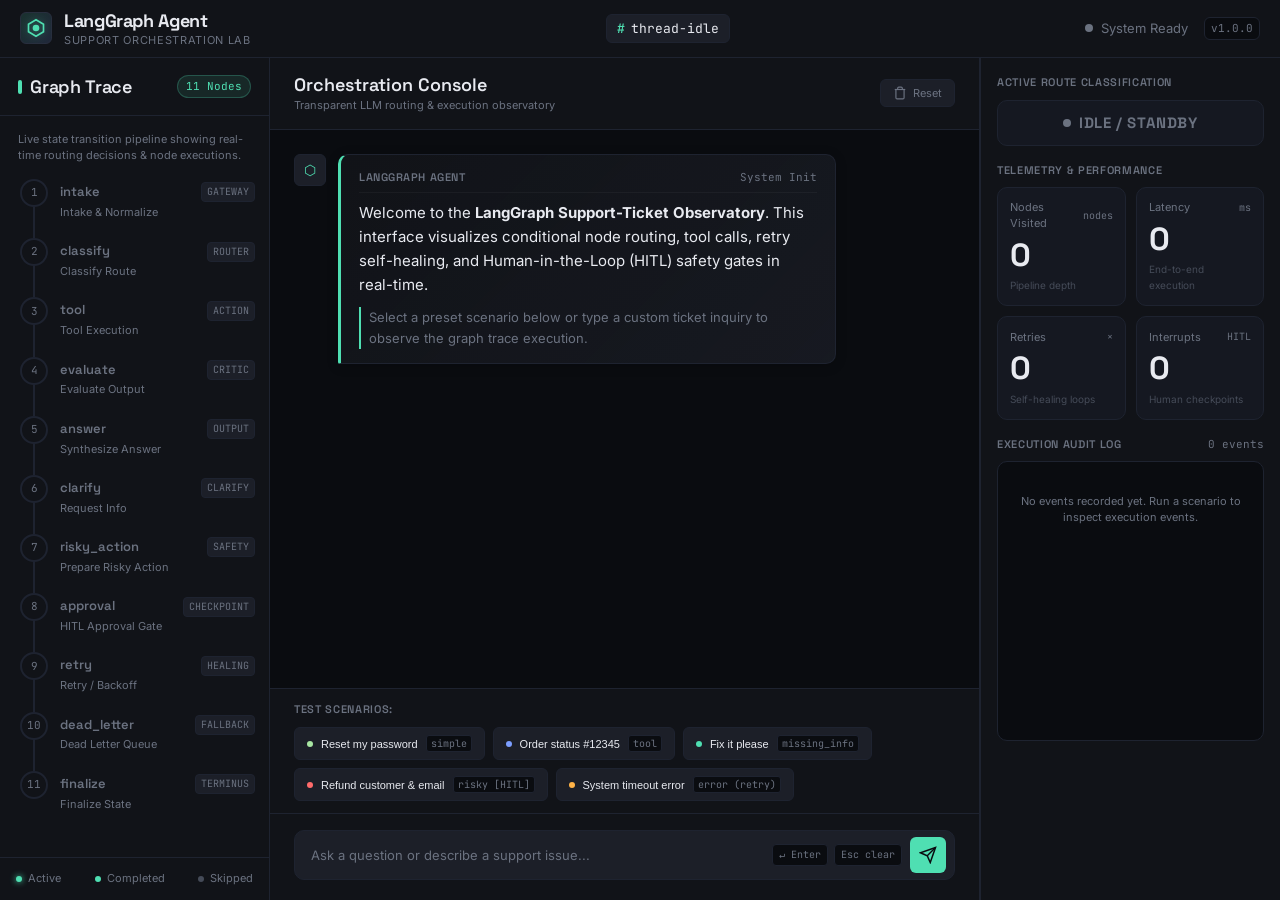
<file: ui/index.html>
<!DOCTYPE html>
<html lang="en">
<head>
  <meta charset="UTF-8">
  <meta name="viewport" content="width=device-width, initial-scale=1.0">
  <meta name="description" content="LangGraph Support-Ticket Agent — Real-time reasoning observatory, routing visualization, and Human-in-the-Loop approval console.">
  <title>LangGraph Support-Ticket Agent — Reasoning Observatory</title>

  <!-- Google Fonts: Space Grotesk, Inter, JetBrains Mono -->
  <link rel="preconnect" href="https://fonts.googleapis.com">
  <link rel="preconnect" href="https://fonts.gstatic.com" crossorigin>
  <link href="https://fonts.googleapis.com/css2?family=Inter:wght@400;500;600&family=JetBrains+Mono:wght@400;500;600&family=Space+Grotesk:wght@400;500;600;700&display=swap" rel="stylesheet">

  <!-- Core Stylesheet -->
  <link rel="stylesheet" href="style.css">
</head>
<body>
  <div class="app-container" id="app">
    <!-- TOP HEADER -->
    <header class="app-header" role="banner">
      <div class="header-brand">
        <div class="brand-logo" aria-hidden="true">
          <svg class="hex-icon" viewBox="0 0 24 24" fill="none" stroke="currentColor" stroke-width="2">
            <polygon points="12 2 21 7.5 21 16.5 12 22 3 16.5 3 7.5 12 2" />
            <circle cx="12" cy="12" r="3" fill="currentColor" />
          </svg>
        </div>
        <div class="brand-text">
          <h1 class="brand-title">LangGraph Agent</h1>
          <span class="brand-subtitle">Support Orchestration Lab</span>
        </div>
      </div>

      <div class="header-center">
        <div class="thread-badge" id="threadBadge" title="Current SQLite checkpoint thread ID">
          <span class="thread-icon">#</span>
          <span class="thread-label" id="threadIdText">thread-idle</span>
        </div>
      </div>

      <div class="header-status">
        <div class="status-indicator" id="statusIndicator" title="Agent Runtime Status">
          <span class="status-dot" id="statusDot"></span>
          <span class="status-text" id="statusText">System Ready</span>
        </div>
        <div class="version-tag">v1.0.0</div>
        <!-- Mobile Drawer Toggles -->
        <button class="mobile-toggle-btn" id="mobileTraceToggle" aria-label="Toggle Graph Trace Panel">
          <svg viewBox="0 0 24 24" width="18" height="18" fill="none" stroke="currentColor" stroke-width="2">
            <polyline points="22 12 18 12 15 21 9 3 6 12 2 12"></polyline>
          </svg>
          <span>Trace</span>
        </button>
        <button class="mobile-toggle-btn" id="mobileMetricsToggle" aria-label="Toggle Metrics Panel">
          <svg viewBox="0 0 24 24" width="18" height="18" fill="none" stroke="currentColor" stroke-width="2">
            <line x1="18" y1="20" x2="18" y2="10"></line>
            <line x1="12" y1="20" x2="12" y2="4"></line>
            <line x1="6" y1="20" x2="6" y2="14"></line>
          </svg>
          <span>Metrics</span>
        </button>
      </div>
    </header>

    <!-- MAIN 3-PANEL LAYOUT -->
    <main class="main-layout" role="main">
      <!-- LEFT PANEL: GRAPH TRACE (THE SIGNATURE ELEMENT) -->
      <aside class="panel graph-panel" id="graphPanel" aria-label="Graph Execution Trace">
        <div class="panel-header">
          <div class="panel-title-wrap">
            <span class="panel-indicator"></span>
            <h2 class="panel-title">Graph Trace</h2>
          </div>
          <span class="node-count-badge" id="activeNodeCount">11 Nodes</span>
        </div>

        <div class="graph-scroll-container">
          <p class="graph-description">Live state transition pipeline showing real-time routing decisions & node executions.</p>
          
          <div class="graph-trace-chain" id="graphTraceChain">
            <!-- Dynamic 11 Nodes will be injected & updated here by app.js -->
          </div>
        </div>

        <div class="graph-footer">
          <div class="legend-item"><span class="legend-dot active"></span> Active</div>
          <div class="legend-item"><span class="legend-dot completed"></span> Completed</div>
          <div class="legend-item"><span class="legend-dot skipped"></span> Skipped</div>
        </div>
      </aside>

      <!-- CENTER PANEL: CHAT & WORKFLOW INTERFACE -->
      <section class="panel chat-panel" id="chatPanel" aria-label="Chat Interaction">
        <div class="chat-header">
          <div class="chat-title-group">
            <h2 class="chat-title">Orchestration Console</h2>
            <span class="chat-subtitle">Transparent LLM routing & execution observatory</span>
          </div>
          <button class="clear-chat-btn" id="clearChatBtn" aria-label="Clear chat history and reset state" title="Clear conversation">
            <svg viewBox="0 0 24 24" width="14" height="14" fill="none" stroke="currentColor" stroke-width="2">
              <polyline points="3 6 5 6 21 6"></polyline>
              <path d="M19 6v14a2 2 0 0 1-2 2H7a2 2 0 0 1-2-2V6m3 0V4a2 2 0 0 1 2-2h4a2 2 0 0 1 2 2v2"></path>
            </svg>
            <span>Reset</span>
          </button>
        </div>

        <!-- Chat Stream -->
        <div class="chat-stream" id="chatStream" role="log" aria-live="polite">
          <!-- Initial Welcome Message -->
          <div class="message-wrapper agent" id="welcomeMessage">
            <div class="agent-avatar" aria-hidden="true">⬡</div>
            <div class="message-bubble agent-bubble welcome-bubble">
              <div class="bubble-header">
                <span class="sender-name">LangGraph Agent</span>
                <span class="bubble-timestamp">System Init</span>
              </div>
              <div class="bubble-content">
                <p>Welcome to the <strong>LangGraph Support-Ticket Observatory</strong>. This interface visualizes conditional node routing, tool calls, retry self-healing, and Human-in-the-Loop (HITL) safety gates in real-time.</p>
                <p class="welcome-tip">Select a preset scenario below or type a custom ticket inquiry to observe the graph trace execution.</p>
              </div>
            </div>
          </div>
        </div>

        <!-- Preset Quick Triggers -->
        <div class="preset-section">
          <span class="preset-label">Test Scenarios:</span>
          <div class="preset-buttons" role="group" aria-label="Preset Test Scenarios">
            <button class="preset-btn" data-query="Reset my password" aria-label="Run simple password reset scenario">
              <span class="preset-dot simple"></span>
              <span class="preset-text">Reset my password</span>
              <span class="preset-route-tag">simple</span>
            </button>
            <button class="preset-btn" data-query="Order status #12345" aria-label="Run order status lookup tool scenario">
              <span class="preset-dot tool"></span>
              <span class="preset-text">Order status #12345</span>
              <span class="preset-route-tag">tool</span>
            </button>
            <button class="preset-btn" data-query="Fix it please" aria-label="Run vague query missing info scenario">
              <span class="preset-dot missing_info"></span>
              <span class="preset-text">Fix it please</span>
              <span class="preset-route-tag">missing_info</span>
            </button>
            <button class="preset-btn" data-query="Refund customer and email them a confirmation" aria-label="Run risky financial refund scenario with HITL approval">
              <span class="preset-dot risky"></span>
              <span class="preset-text">Refund customer & email</span>
              <span class="preset-route-tag">risky [HITL]</span>
            </button>
            <button class="preset-btn" data-query="System timeout error while processing my request" aria-label="Run timeout retry recovery scenario">
              <span class="preset-dot error"></span>
              <span class="preset-text">System timeout error</span>
              <span class="preset-route-tag">error (retry)</span>
            </button>
          </div>
        </div>

        <!-- Input Form -->
        <form class="chat-input-form" id="chatForm">
          <div class="input-container">
            <label for="chatInput" class="visually-hidden">Type support ticket query</label>
            <input 
              type="text" 
              id="chatInput" 
              class="chat-input" 
              placeholder="Ask a question or describe a support issue..." 
              autocomplete="off"
              aria-label="Support ticket inquiry input"
            />
            <div class="input-hint" aria-hidden="true">
              <span class="kbd-badge">↵ Enter</span>
              <span class="kbd-badge">Esc clear</span>
            </div>
            <button type="submit" class="send-btn" id="sendBtn" aria-label="Send message">
              <svg viewBox="0 0 24 24" width="18" height="18" fill="none" stroke="currentColor" stroke-width="2">
                <line x1="22" y1="2" x2="11" y2="13"></line>
                <polygon points="22 2 15 22 11 13 2 9 22 2"></polygon>
              </svg>
            </button>
          </div>
        </form>
      </section>

      <!-- RIGHT PANEL: METRICS & AUDIT LOG -->
      <aside class="panel metrics-panel" id="metricsPanel" aria-label="Metrics and Event Log">
        <!-- Active Route Badge -->
        <div class="metrics-section">
          <div class="section-label">Active Route Classification</div>
          <div class="route-badge-container">
            <div class="route-badge idle" id="activeRouteBadge">
              <span class="route-pulse-dot"></span>
              <span class="route-name" id="activeRouteName">IDLE / STANDBY</span>
            </div>
          </div>
        </div>

        <!-- 2x2 Metric Counters Grid -->
        <div class="metrics-section">
          <div class="section-label">Telemetry & Performance</div>
          <div class="metrics-grid">
            <!-- Metric 1: Nodes Visited -->
            <div class="metric-card" id="cardNodes">
              <div class="metric-header">
                <span class="metric-title">Nodes Visited</span>
                <span class="metric-unit">nodes</span>
              </div>
              <div class="metric-value-wrap">
                <span class="metric-value" id="valNodesVisited">0</span>
              </div>
              <div class="metric-footer">Pipeline depth</div>
            </div>

            <!-- Metric 2: Latency -->
            <div class="metric-card" id="cardLatency">
              <div class="metric-header">
                <span class="metric-title">Latency</span>
                <span class="metric-unit">ms</span>
              </div>
              <div class="metric-value-wrap">
                <span class="metric-value" id="valLatency">0</span>
              </div>
              <div class="metric-footer">End-to-end execution</div>
            </div>

            <!-- Metric 3: Retries -->
            <div class="metric-card" id="cardRetries">
              <div class="metric-header">
                <span class="metric-title">Retries</span>
                <span class="metric-unit">×</span>
              </div>
              <div class="metric-value-wrap">
                <span class="metric-value" id="valRetries">0</span>
              </div>
              <div class="metric-footer">Self-healing loops</div>
            </div>

            <!-- Metric 4: Interrupts (HITL) -->
            <div class="metric-card" id="cardInterrupts">
              <div class="metric-header">
                <span class="metric-title">Interrupts</span>
                <span class="metric-unit">HITL</span>
              </div>
              <div class="metric-value-wrap">
                <span class="metric-value" id="valInterrupts">0</span>
              </div>
              <div class="metric-footer">Human checkpoints</div>
            </div>
          </div>
        </div>

        <!-- Event Log Section -->
        <div class="metrics-section event-log-section">
          <div class="event-log-header">
            <div class="section-label">Execution Audit Log</div>
            <span class="event-count-badge" id="eventCountBadge">0 events</span>
          </div>
          <div class="event-log-container" id="eventLogContainer" role="log" aria-live="polite">
            <div class="event-log-empty" id="eventLogEmpty">
              <span>No events recorded yet. Run a scenario to inspect execution events.</span>
            </div>
            <!-- Event entries injected by app.js -->
          </div>
        </div>
      </aside>
    </main>

    <!-- NODE DETAILS INSPECTION POPOVER / MODAL -->
    <div class="inspector-overlay" id="inspectorOverlay" aria-hidden="true">
      <div class="inspector-card" id="inspectorCard" role="dialog" aria-modal="true" aria-labelledby="inspectorTitle">
        <div class="inspector-header">
          <div class="inspector-title-wrap">
            <span class="inspector-badge" id="inspectorNodeTag">[node]</span>
            <h3 class="inspector-title" id="inspectorTitle">Node Event Payload</h3>
          </div>
          <button class="inspector-close-btn" id="inspectorCloseBtn" aria-label="Close Inspector">✕</button>
        </div>
        <div class="inspector-body">
          <div class="inspector-row">
            <span class="inspector-meta-label">Event Type:</span>
            <span class="inspector-meta-val" id="inspectorEventType">-</span>
          </div>
          <div class="inspector-row">
            <span class="inspector-meta-label">Node Status:</span>
            <span class="inspector-meta-val" id="inspectorNodeStatus">-</span>
          </div>
          <div class="inspector-row">
            <span class="inspector-meta-label">Summary Message:</span>
            <span class="inspector-meta-val highlight" id="inspectorMessage">-</span>
          </div>
          <div class="inspector-payload-wrap">
            <span class="inspector-meta-label">State & Event Payload (JSON):</span>
            <pre class="inspector-json"><code id="inspectorJsonCode">{}</code></pre>
          </div>
        </div>
      </div>
    </div>
  </div>

  <!-- Main Application Logic -->
  <script src="app.js"></script>
</body>
</html>
</file>
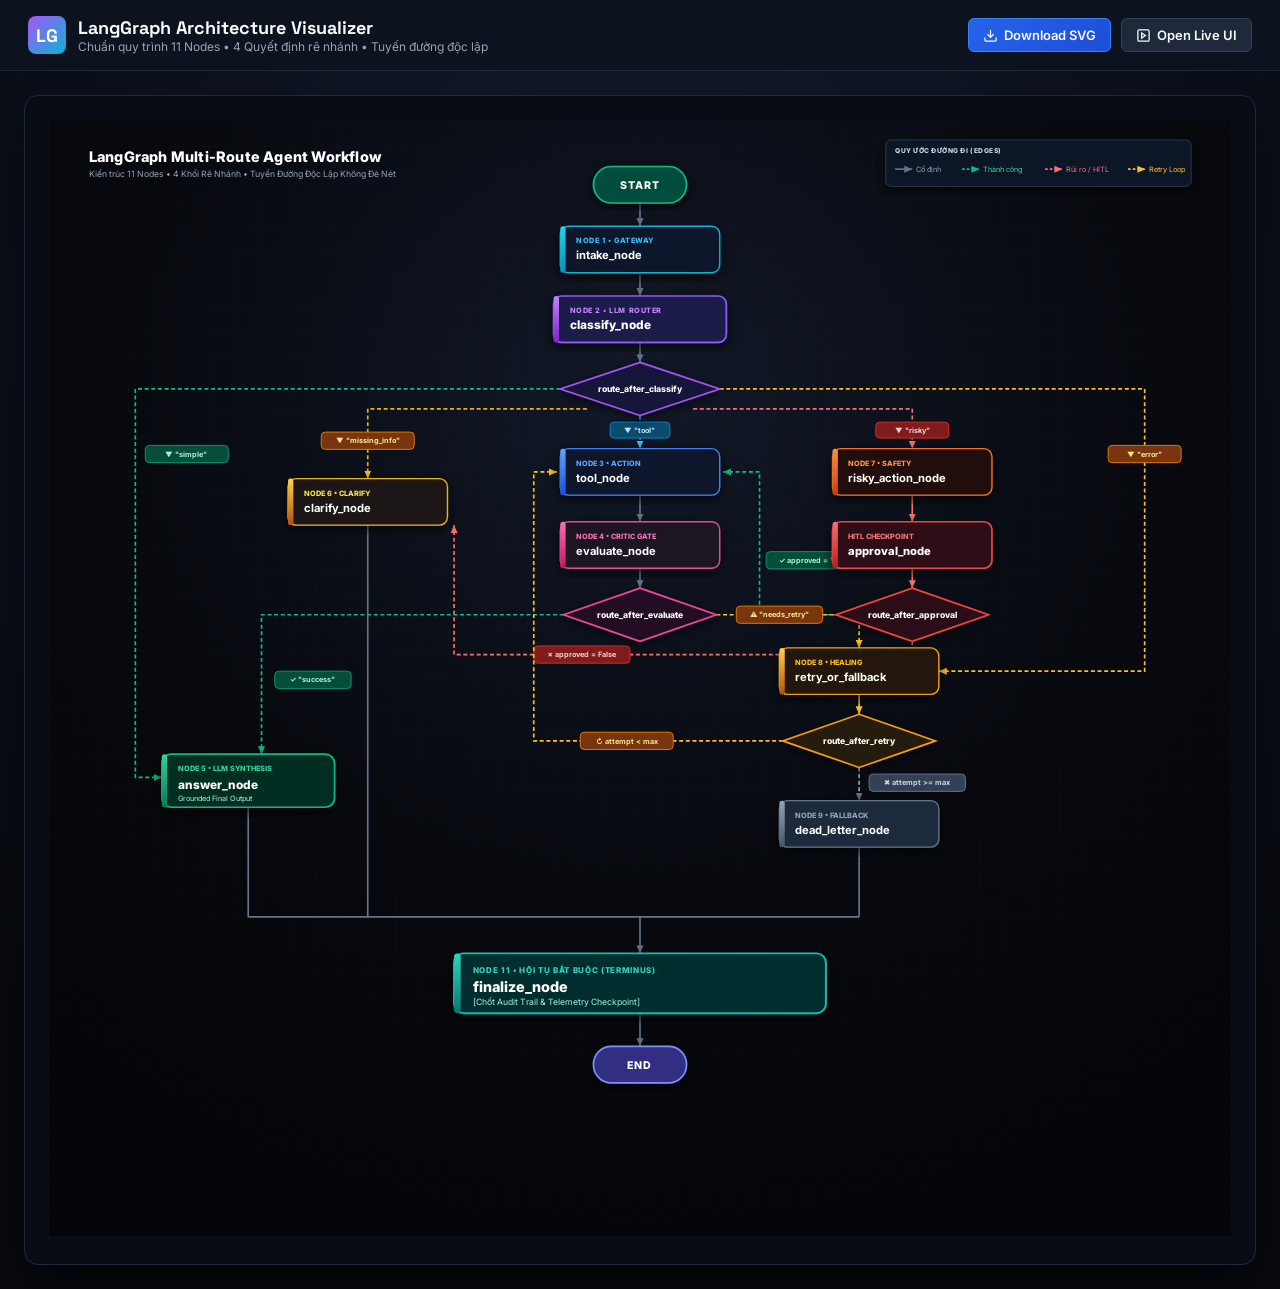
<file: outputs/graph_diagram.html>
<!DOCTYPE html>
<html lang="en">
<head>
  <meta charset="UTF-8">
  <meta name="viewport" content="width=device-width, initial-scale=1.0">
  <title>LangGraph Support-Ticket Agent — Flow Diagram</title>
  <link rel="preconnect" href="https://fonts.googleapis.com">
  <link rel="preconnect" href="https://fonts.gstatic.com" crossorigin>
  <link href="https://fonts.googleapis.com/css2?family=Inter:wght@400;500;600;700;800&family=Space+Grotesk:wght@600;700&display=swap" rel="stylesheet">
  <style>
    :root {
      --bg: #07090e;
      --card-bg: #0f1422;
      --border: #1e293b;
      --text: #f1f5f9;
      --text-muted: #94a3b8;
    }

    * {
      box-sizing: border-box;
      margin: 0;
      padding: 0;
    }

    body {
      background-color: var(--bg);
      color: var(--text);
      font-family: 'Inter', sans-serif;
      min-height: 100vh;
      display: flex;
      flex-direction: column;
    }

    header {
      background: #0d121f;
      border-bottom: 1px solid var(--border);
      padding: 16px 28px;
      display: flex;
      align-items: center;
      justify-content: space-between;
      flex-wrap: wrap;
      gap: 16px;
      z-index: 10;
    }

    .brand {
      display: flex;
      align-items: center;
      gap: 12px;
    }

    .logo {
      width: 38px;
      height: 38px;
      background: linear-gradient(135deg, #a855f7, #06b6d4);
      border-radius: 8px;
      display: flex;
      align-items: center;
      justify-content: center;
      font-family: 'Space Grotesk', sans-serif;
      font-weight: 700;
      color: white;
      font-size: 18px;
    }

    .title h1 {
      font-family: 'Space Grotesk', sans-serif;
      font-size: 18px;
      font-weight: 700;
      color: #f8fafc;
    }

    .title p {
      font-size: 12px;
      color: var(--text-muted);
    }

    .actions {
      display: flex;
      align-items: center;
      gap: 10px;
    }

    .btn {
      background: #1e293b;
      border: 1px solid #334155;
      color: #f8fafc;
      padding: 8px 14px;
      border-radius: 6px;
      font-size: 13px;
      font-weight: 600;
      cursor: pointer;
      text-decoration: none;
      display: flex;
      align-items: center;
      gap: 6px;
      transition: all 0.2s;
    }

    .btn:hover {
      background: #334155;
    }

    .btn-primary {
      background: linear-gradient(135deg, #2563eb, #1d4ed8);
      border-color: #3b82f6;
    }

    main {
      flex: 1;
      display: flex;
      flex-direction: column;
      padding: 24px;
      align-items: center;
      background: radial-gradient(circle at 50% 20%, #131b2e 0%, #07090e 80%);
    }

    .canvas-wrapper {
      width: 100%;
      max-width: 1400px;
      background: #080c14;
      border: 1px solid var(--border);
      border-radius: 14px;
      padding: 24px;
      box-shadow: 0 25px 50px -12px rgba(0, 0, 0, 0.7);
    }
  </style>
</head>
<body>

  <header>
    <div class="brand">
      <div class="logo">LG</div>
      <div class="title">
        <h1>LangGraph Architecture Visualizer</h1>
        <p>Chuẩn quy trình 11 Nodes • 4 Quyết định rẽ nhánh • Tuyến đường độc lập</p>
      </div>
    </div>
    <div class="actions">
      <a href="graph_diagram.svg" download="graph_diagram.svg" class="btn btn-primary">
        <svg width="15" height="15" viewBox="0 0 24 24" fill="none" stroke="currentColor" stroke-width="2"><path d="M21 15v4a2 2 0 0 1-2 2H5a2 2 0 0 1-2-2v-4"/><polyline points="7 10 12 15 17 10"/><line x1="12" y1="15" x2="12" y2="3"/></svg>
        Download SVG
      </a>
      <a href="/ui/index.html" class="btn">
        <svg width="15" height="15" viewBox="0 0 24 24" fill="none" stroke="currentColor" stroke-width="2"><rect width="18" height="18" x="3" y="3" rx="2"/><path d="m9 8 6 4-6 4Z"/></svg>
        Open Live UI
      </a>
    </div>
  </header>

  <main>
    <div class="canvas-wrapper">
      <svg xmlns="http://www.w3.org/2000/svg" viewBox="0 0 1780 1680" width="100%" height="100%" style="background: #07090e; font-family: 'Inter', -apple-system, BlinkMacSystemFont, 'Segoe UI', sans-serif;">
  <defs>
    <!-- Background Gradient -->
    <radialGradient id="bgGlow" cx="50%" cy="25%" r="75%">
      <stop offset="0%" stop-color="#111827" />
      <stop offset="60%" stop-color="#07090e" />
      <stop offset="100%" stop-color="#030508" />
    </radialGradient>

    <!-- Card Shadow & Glow -->
    <filter id="shadow" x="-20%" y="-20%" width="140%" height="140%">
      <feDropShadow dx="0" dy="6" stdDeviation="10" flood-color="#000000" flood-opacity="0.7" />
    </filter>
    <filter id="diamondShadow" x="-30%" y="-30%" width="160%" height="160%">
      <feDropShadow dx="0" dy="4" stdDeviation="8" flood-color="#000000" flood-opacity="0.6" />
    </filter>

    <!-- Edge Markers -->
    <marker id="m-gray" viewBox="0 0 10 10" refX="8" refY="5" markerWidth="6" markerHeight="6" orient="auto-start-reverse">
      <path d="M 0 1.5 L 8 5 L 0 8.5 z" fill="#64748b" />
    </marker>
    <marker id="m-green" viewBox="0 0 10 10" refX="8" refY="5" markerWidth="6" markerHeight="6" orient="auto-start-reverse">
      <path d="M 0 1.5 L 8 5 L 0 8.5 z" fill="#10b981" />
    </marker>
    <marker id="m-blue" viewBox="0 0 10 10" refX="8" refY="5" markerWidth="6" markerHeight="6" orient="auto-start-reverse">
      <path d="M 0 1.5 L 8 5 L 0 8.5 z" fill="#38bdf8" />
    </marker>
    <marker id="m-red" viewBox="0 0 10 10" refX="8" refY="5" markerWidth="6" markerHeight="6" orient="auto-start-reverse">
      <path d="M 0 1.5 L 8 5 L 0 8.5 z" fill="#f87171" />
    </marker>
    <marker id="m-amber" viewBox="0 0 10 10" refX="8" refY="5" markerWidth="6" markerHeight="6" orient="auto-start-reverse">
      <path d="M 0 1.5 L 8 5 L 0 8.5 z" fill="#fbbf24" />
    </marker>

    <!-- Node Color Accents -->
    <linearGradient id="g-cyan" x1="0" y1="0" x2="0" y2="1"><stop offset="0%" stop-color="#22d3ee"/><stop offset="100%" stop-color="#0891b2"/></linearGradient>
    <linearGradient id="g-purple" x1="0" y1="0" x2="0" y2="1"><stop offset="0%" stop-color="#c084fc"/><stop offset="100%" stop-color="#7e22ce"/></linearGradient>
    <linearGradient id="g-blue" x1="0" y1="0" x2="0" y2="1"><stop offset="0%" stop-color="#60a5fa"/><stop offset="100%" stop-color="#1d4ed8"/></linearGradient>
    <linearGradient id="g-pink" x1="0" y1="0" x2="0" y2="1"><stop offset="0%" stop-color="#f472b6"/><stop offset="100%" stop-color="#be185d"/></linearGradient>
    <linearGradient id="g-orange" x1="0" y1="0" x2="0" y2="1"><stop offset="0%" stop-color="#fb923c"/><stop offset="100%" stop-color="#c2410c"/></linearGradient>
    <linearGradient id="g-red" x1="0" y1="0" x2="0" y2="1"><stop offset="0%" stop-color="#f87171"/><stop offset="100%" stop-color="#b91c1c"/></linearGradient>
    <linearGradient id="g-amber" x1="0" y1="0" x2="0" y2="1"><stop offset="0%" stop-color="#fcd34d"/><stop offset="100%" stop-color="#b45309"/></linearGradient>
    <linearGradient id="g-green" x1="0" y1="0" x2="0" y2="1"><stop offset="0%" stop-color="#34d399"/><stop offset="100%" stop-color="#047857"/></linearGradient>
    <linearGradient id="g-slate" x1="0" y1="0" x2="0" y2="1"><stop offset="0%" stop-color="#94a3b8"/><stop offset="100%" stop-color="#475569"/></linearGradient>
    <linearGradient id="g-teal" x1="0" y1="0" x2="0" y2="1"><stop offset="0%" stop-color="#2dd4bf"/><stop offset="100%" stop-color="#0f766e"/></linearGradient>
  </defs>

  <!-- Background Base -->
  <rect width="100%" height="100%" fill="url(#bgGlow)" />

  <!-- Grid Pattern -->
  <pattern id="grid" width="40" height="40" patternUnits="userSpaceOnUse">
    <path d="M 40 0 L 0 0 0 40" fill="none" stroke="#1e293b" stroke-width="0.75" opacity="0.3"/>
  </pattern>
  <rect width="100%" height="100%" fill="url(#grid)" />

  <!-- Header Banner -->
  <g transform="translate(60, 40)">
    <text x="0" y="24" fill="#ffffff" font-size="22" font-weight="800" letter-spacing="0.3">LangGraph Multi-Route Agent Workflow</text>
    <text x="0" y="46" fill="#94a3b8" font-size="13">Kiến trúc 11 Nodes • 4 Khối Rẽ Nhánh • Tuyến Đường Độc Lập Không Đè Nét</text>
  </g>

  <!-- Legend Box (Top Right) -->
  <g transform="translate(1260, 30)" filter="url(#shadow)">
    <rect width="460" height="70" rx="8" fill="#0f172a" stroke="#334155" stroke-width="1.2" opacity="0.95"/>
    <text x="14" y="20" fill="#cbd5e1" font-size="10" font-weight="800" letter-spacing="0.8">QUY ƯỚC ĐƯỜNG ĐI (EDGES)</text>
    <line x1="14" y1="44" x2="40" y2="44" stroke="#64748b" stroke-width="2.5" marker-end="url(#m-gray)"/>
    <text x="46" y="48" fill="#94a3b8" font-size="11">Cố định</text>
    <line x1="115" y1="44" x2="141" y2="44" stroke="#10b981" stroke-width="2.5" stroke-dasharray="4,3" marker-end="url(#m-green)"/>
    <text x="147" y="48" fill="#34d399" font-size="11">Thành công</text>
    <line x1="240" y1="44" x2="266" y2="44" stroke="#f87171" stroke-width="2.5" stroke-dasharray="4,3" marker-end="url(#m-red)"/>
    <text x="272" y="48" fill="#f87171" font-size="11">Rủi ro / HITL</text>
    <line x1="365" y1="44" x2="391" y2="44" stroke="#fbbf24" stroke-width="2.5" stroke-dasharray="4,3" marker-end="url(#m-amber)"/>
    <text x="397" y="48" fill="#fbbf24" font-size="11">Retry Loop</text>
  </g>

  <!-- ==================== NON-OVERLAPPING EDGES ==================== -->
  <g fill="none" stroke-width="2.5">
    
    <!-- 1. START -> INTAKE -->
    <path d="M 890 125 L 890 160" stroke="#64748b" marker-end="url(#m-gray)"/>

    <!-- 2. INTAKE -> CLASSIFY -->
    <path d="M 890 230 L 890 265" stroke="#64748b" marker-end="url(#m-gray)"/>

    <!-- 3. CLASSIFY -> ROUTE_AFTER_CLASSIFY -->
    <path d="M 890 335 L 890 365" stroke="#64748b" marker-end="url(#m-gray)"/>

    <!-- 4. ROUTE_AFTER_CLASSIFY ➔ 5 DEDICATED LANES -->

    <!-- Lane 1: "simple" (Outermost Left Lane X = 130) -->
    <path d="M 770 405 L 130 405 L 130 990 L 170 990" stroke="#10b981" stroke-dasharray="6,4" marker-end="url(#m-green)"/>
    <rect x="145" y="490" width="125" height="26" rx="6" fill="#064e3b" stroke="#059669" stroke-width="1.5"/>
    <text x="207" y="507" fill="#a7f3d0" font-size="11" font-weight="700" text-anchor="middle">▼ "simple"</text>

    <!-- Lane 2: "missing_info" (Dedicated Lane X = 480) -->
    <path d="M 810 435 L 480 435 L 480 540" stroke="#eab308" stroke-dasharray="6,4" marker-end="url(#m-amber)"/>
    <rect x="410" y="470" width="140" height="26" rx="6" fill="#78350f" stroke="#d97706" stroke-width="1.5"/>
    <text x="480" y="487" fill="#fef08a" font-size="11" font-weight="700" text-anchor="middle">▼ "missing_info"</text>

    <!-- Lane 3: "tool" (Center Lane X = 890) -->
    <path d="M 890 445 L 890 495" stroke="#38bdf8" stroke-dasharray="6,4" marker-end="url(#m-blue)"/>
    <rect x="845" y="455" width="90" height="24" rx="6" fill="#0c4a6e" stroke="#0284c7" stroke-width="1.5"/>
    <text x="890" y="471" fill="#bae6fd" font-size="11" font-weight="700" text-anchor="middle">▼ "tool"</text>

    <!-- Lane 4: "risky" (Dedicated Lane X = 1300) -->
    <path d="M 970 435 L 1300 435 L 1300 495" stroke="#f87171" stroke-dasharray="6,4" marker-end="url(#m-red)"/>
    <rect x="1245" y="455" width="110" height="24" rx="6" fill="#7f1d1d" stroke="#dc2626" stroke-width="1.5"/>
    <text x="1300" y="471" fill="#fecaca" font-size="11" font-weight="700" text-anchor="middle">▼ "risky"</text>

    <!-- Lane 5: "error" (Outermost Right Lane X = 1650) -->
    <path d="M 1010 405 L 1650 405 L 1650 830 L 1340 830" stroke="#fbbf24" stroke-dasharray="6,4" marker-end="url(#m-amber)"/>
    <rect x="1595" y="490" width="110" height="26" rx="6" fill="#78350f" stroke="#d97706" stroke-width="1.5"/>
    <text x="1650" y="507" fill="#fde68a" font-size="11" font-weight="700" text-anchor="middle">▼ "error"</text>

    <!-- 5. RISKY ACTION ➔ APPROVAL -->
    <path d="M 1300 565 L 1300 605" stroke="#f87171" marker-end="url(#m-red)"/>

    <!-- 6. APPROVAL ➔ ROUTE_AFTER_APPROVAL -->
    <path d="M 1300 675 L 1300 705" stroke="#f87171" marker-end="url(#m-red)"/>

    <!-- 7. ROUTE_AFTER_APPROVAL ➔ 2 BRANCHES -->
    <!-- approved = True -> đi về tool_node (Clean Upper Lane Y = 530) -->
    <path d="M 1185 745 L 1070 745 L 1070 530 L 1015 530" stroke="#10b981" stroke-dasharray="6,4" marker-end="url(#m-green)"/>
    <rect x="1080" y="650" width="140" height="26" rx="6" fill="#064e3b" stroke="#059669" stroke-width="1.5"/>
    <text x="1150" y="667" fill="#a7f3d0" font-size="11" font-weight="700" text-anchor="middle">✓ approved = True</text>

    <!-- approved = False -> đi về clarify_node (Clean Bypass Lane Y = 780) -->
    <path d="M 1300 785 L 1300 805 L 610 805 L 610 610" stroke="#f87171" stroke-dasharray="6,4" marker-end="url(#m-red)"/>
    <rect x="730" y="792" width="145" height="26" rx="6" fill="#7f1d1d" stroke="#dc2626" stroke-width="1.5"/>
    <text x="802" y="809" fill="#fecaca" font-size="11" font-weight="700" text-anchor="middle">✗ approved = False</text>

    <!-- 8. TOOL ➔ EVALUATE -->
    <path d="M 890 565 L 890 605" stroke="#64748b" marker-end="url(#m-gray)"/>

    <!-- 9. EVALUATE ➔ ROUTE_AFTER_EVALUATE -->
    <path d="M 890 675 L 890 705" stroke="#64748b" marker-end="url(#m-gray)"/>

    <!-- 10. ROUTE_AFTER_EVALUATE ➔ 2 BRANCHES -->
    <!-- "success" -> đi về answer_node (Clean Lane X = 320) -->
    <path d="M 775 745 L 320 745 L 320 955" stroke="#10b981" stroke-dasharray="6,4" marker-end="url(#m-green)"/>
    <rect x="340" y="830" width="115" height="26" rx="6" fill="#064e3b" stroke="#059669" stroke-width="1.5"/>
    <text x="397" y="847" fill="#a7f3d0" font-size="11" font-weight="700" text-anchor="middle">✓ "success"</text>

    <!-- "needs_retry" -> Node 8 retry_or_fallback (Clean Lane X = 1200) -->
    <path d="M 1005 745 L 1220 745 L 1220 795" stroke="#fbbf24" stroke-dasharray="6,4" marker-end="url(#m-amber)"/>
    <rect x="1035" y="732" width="130" height="26" rx="6" fill="#78350f" stroke="#d97706" stroke-width="1.5"/>
    <text x="1100" y="749" fill="#fde68a" font-size="11" font-weight="700" text-anchor="middle">⚠ "needs_retry"</text>

    <!-- 11. RETRY ➔ ROUTE_AFTER_RETRY -->
    <path d="M 1220 865 L 1220 895" stroke="#fbbf24" marker-end="url(#m-amber)"/>

    <!-- 12. ROUTE_AFTER_RETRY ➔ 2 BRANCHES -->
    <!-- attempt < max -> quay lại tool_node (Clean Loop Lane X = 730) -->
    <path d="M 1105 935 L 730 935 L 730 530 L 765 530" stroke="#fbbf24" stroke-dasharray="6,4" marker-end="url(#m-amber)"/>
    <rect x="800" y="922" width="140" height="26" rx="6" fill="#78350f" stroke="#d97706" stroke-width="1.5"/>
    <text x="870" y="939" fill="#fde68a" font-size="11" font-weight="700" text-anchor="middle">↻ attempt &lt; max</text>

    <!-- attempt >= max -> Node 9 dead_letter_node (Straight Down) -->
    <path d="M 1220 975 L 1220 1025" stroke="#94a3b8" stroke-dasharray="6,4" marker-end="url(#m-gray)"/>
    <rect x="1235" y="985" width="145" height="26" rx="6" fill="#334155" stroke="#64748b" stroke-width="1.5"/>
    <text x="1307" y="1002" fill="#cbd5e1" font-size="11" font-weight="700" text-anchor="middle">✖ attempt &gt;= max</text>

    <!-- ==================== HỘI TỤ VỀ FINALIZE (COLLECTOR BUS BAR Y = 1200) ==================== -->
    
    <!-- 1. From answer_node (X = 300) to Bus Bar -->
    <path d="M 300 1035 L 300 1200" stroke="#64748b"/>

    <!-- 2. From clarify_node (X = 480) to Bus Bar -->
    <path d="M 480 610 L 480 1200" stroke="#64748b"/>

    <!-- 3. From dead_letter_node (X = 1220) to Bus Bar -->
    <path d="M 1220 1095 L 1220 1200" stroke="#64748b"/>

    <!-- 4. Bus Bar Horizontal Bridge & Drop into finalize_node -->
    <path d="M 300 1200 L 1220 1200" stroke="#64748b"/>
    <path d="M 890 1200 L 890 1255" stroke="#64748b" marker-end="url(#m-gray)"/>

    <!-- 14. FINALIZE ➔ END -->
    <path d="M 890 1345 L 890 1395" stroke="#64748b" marker-end="url(#m-gray)"/>
  </g>

  <!-- ==================== NODES & DECISION DIAMONDS ==================== -->

  <!-- START -->
  <g transform="translate(820, 70)" filter="url(#shadow)">
    <rect width="140" height="55" rx="27" fill="#064e3b" stroke="#10b981" stroke-width="2.5" />
    <text x="70" y="34" fill="#ffffff" font-size="16" font-weight="800" text-anchor="middle" letter-spacing="1.5">START</text>
  </g>

  <!-- Node 1: intake_node -->
  <g transform="translate(770, 160)" filter="url(#shadow)">
    <rect width="240" height="70" rx="12" fill="#0f172a" stroke="#06b6d4" stroke-width="2" />
    <rect x="0" y="0" width="8" height="70" rx="4" fill="url(#g-cyan)" />
    <text x="24" y="26" fill="#38bdf8" font-size="11" font-weight="800" letter-spacing="0.8">NODE 1 • GATEWAY</text>
    <text x="24" y="50" fill="#ffffff" font-size="17" font-weight="700">intake_node</text>
  </g>

  <!-- Node 2: classify_node -->
  <g transform="translate(760, 265)" filter="url(#shadow)">
    <rect width="260" height="70" rx="12" fill="#1e1b4b" stroke="#8b5cf6" stroke-width="2.5" />
    <rect x="0" y="0" width="8" height="70" rx="4" fill="url(#g-purple)" />
    <text x="24" y="26" fill="#c084fc" font-size="11" font-weight="800" letter-spacing="0.8">NODE 2 • LLM ROUTER</text>
    <text x="24" y="50" fill="#ffffff" font-size="18" font-weight="800">classify_node</text>
  </g>

  <!-- DECISION 1: route_after_classify -->
  <g transform="translate(770, 365)" filter="url(#diamondShadow)">
    <polygon points="120,0 240,40 120,80 0,40" fill="#17153a" stroke="#a855f7" stroke-width="2.5" />
    <text x="120" y="45" fill="#f8fafc" font-size="13" font-weight="800" text-anchor="middle">route_after_classify</text>
  </g>

  <!-- Node 6: clarify_node (Col 2) -->
  <g transform="translate(360, 540)" filter="url(#shadow)">
    <rect width="240" height="70" rx="12" fill="#1c1917" stroke="#eab308" stroke-width="2" />
    <rect x="0" y="0" width="8" height="70" rx="4" fill="url(#g-amber)" />
    <text x="24" y="26" fill="#fde047" font-size="11" font-weight="800">NODE 6 • CLARIFY</text>
    <text x="24" y="50" fill="#ffffff" font-size="17" font-weight="700">clarify_node</text>
  </g>

  <!-- Node 7: risky_action (Col 4) -->
  <g transform="translate(1180, 495)" filter="url(#shadow)">
    <rect width="240" height="70" rx="12" fill="#20110b" stroke="#f97316" stroke-width="2" />
    <rect x="0" y="0" width="8" height="70" rx="4" fill="url(#g-orange)" />
    <text x="24" y="26" fill="#fb923c" font-size="11" font-weight="800">NODE 7 • SAFETY</text>
    <text x="24" y="50" fill="#ffffff" font-size="17" font-weight="700">risky_action_node</text>
  </g>

  <!-- approval_node (HITL Checkpoint) -->
  <g transform="translate(1180, 605)" filter="url(#shadow)">
    <rect width="240" height="70" rx="12" fill="#2d0f12" stroke="#ef4444" stroke-width="2.5" />
    <rect x="0" y="0" width="8" height="70" rx="4" fill="url(#g-red)" />
    <text x="24" y="26" fill="#f87171" font-size="11" font-weight="800">HITL CHECKPOINT</text>
    <text x="24" y="50" fill="#ffffff" font-size="17" font-weight="800">approval_node</text>
  </g>

  <!-- DECISION 2: route_after_approval -->
  <g transform="translate(1185, 705)" filter="url(#diamondShadow)">
    <polygon points="115,0 230,40 115,80 0,40" fill="#2a1014" stroke="#ef4444" stroke-width="2.5" />
    <text x="115" y="45" fill="#f8fafc" font-size="13" font-weight="800" text-anchor="middle">route_after_approval</text>
  </g>

  <!-- Node 3: tool_node (Col 3) -->
  <g transform="translate(770, 495)" filter="url(#shadow)">
    <rect width="240" height="70" rx="12" fill="#0f172a" stroke="#3b82f6" stroke-width="2" />
    <rect x="0" y="0" width="8" height="70" rx="4" fill="url(#g-blue)" />
    <text x="24" y="26" fill="#60a5fa" font-size="11" font-weight="800">NODE 3 • ACTION</text>
    <text x="24" y="50" fill="#ffffff" font-size="17" font-weight="700">tool_node</text>
  </g>

  <!-- Node 4: evaluate_node -->
  <g transform="translate(770, 605)" filter="url(#shadow)">
    <rect width="240" height="70" rx="12" fill="#1f1224" stroke="#ec4899" stroke-width="2" />
    <rect x="0" y="0" width="8" height="70" rx="4" fill="url(#g-pink)" />
    <text x="24" y="26" fill="#f472b6" font-size="11" font-weight="800">NODE 4 • CRITIC GATE</text>
    <text x="24" y="50" fill="#ffffff" font-size="17" font-weight="700">evaluate_node</text>
  </g>

  <!-- DECISION 3: route_after_evaluate -->
  <g transform="translate(775, 705)" filter="url(#diamondShadow)">
    <polygon points="115,0 230,40 115,80 0,40" fill="#241021" stroke="#ec4899" stroke-width="2.5" />
    <text x="115" y="45" fill="#f8fafc" font-size="13" font-weight="800" text-anchor="middle">route_after_evaluate</text>
  </g>

  <!-- Node 8: retry_or_fallback -->
  <g transform="translate(1100, 795)" filter="url(#shadow)">
    <rect width="240" height="70" rx="12" fill="#221808" stroke="#f59e0b" stroke-width="2" />
    <rect x="0" y="0" width="8" height="70" rx="4" fill="url(#g-amber)" />
    <text x="24" y="26" fill="#fbbf24" font-size="11" font-weight="800">NODE 8 • HEALING</text>
    <text x="24" y="50" fill="#ffffff" font-size="17" font-weight="700">retry_or_fallback</text>
  </g>

  <!-- DECISION 4: route_after_retry -->
  <g transform="translate(1105, 895)" filter="url(#diamondShadow)">
    <polygon points="115,0 230,40 115,80 0,40" fill="#271b07" stroke="#f59e0b" stroke-width="2.5" />
    <text x="115" y="45" fill="#f8fafc" font-size="13" font-weight="800" text-anchor="middle">route_after_retry</text>
  </g>

  <!-- Node 9: dead_letter_node -->
  <g transform="translate(1100, 1025)" filter="url(#shadow)">
    <rect width="240" height="70" rx="12" fill="#1e293b" stroke="#64748b" stroke-width="2" />
    <rect x="0" y="0" width="8" height="70" rx="4" fill="url(#g-slate)" />
    <text x="24" y="26" fill="#94a3b8" font-size="11" font-weight="800">NODE 9 • FALLBACK</text>
    <text x="24" y="50" fill="#ffffff" font-size="17" font-weight="700">dead_letter_node</text>
  </g>

  <!-- Node 5: answer_node -->
  <g transform="translate(170, 955)" filter="url(#shadow)">
    <rect width="260" height="80" rx="14" fill="#062d24" stroke="#10b981" stroke-width="2.5" />
    <rect x="0" y="0" width="8" height="80" rx="4" fill="url(#g-green)" />
    <text x="24" y="26" fill="#34d399" font-size="11" font-weight="800">NODE 5 • LLM SYNTHESIS</text>
    <text x="24" y="52" fill="#ffffff" font-size="18" font-weight="800">answer_node</text>
    <text x="24" y="70" fill="#a7f3d0" font-size="11">Grounded Final Output</text>
  </g>

  <!-- Node 11: finalize_node (Mọi nhánh hội tụ) -->
  <g transform="translate(610, 1255)" filter="url(#shadow)">
    <rect width="560" height="90" rx="14" fill="#042f2e" stroke="#14b8a6" stroke-width="3" />
    <rect x="0" y="0" width="10" height="90" rx="5" fill="url(#g-teal)" />
    <text x="28" y="30" fill="#2dd4bf" font-size="12" font-weight="800" letter-spacing="1">NODE 11 • HỘI TỤ BẮT BUỘC (TERMINUS)</text>
    <text x="28" y="58" fill="#ffffff" font-size="22" font-weight="800">finalize_node</text>
    <text x="28" y="78" fill="#99f6e4" font-size="13">[Chốt Audit Trail &amp; Telemetry Checkpoint]</text>
  </g>

  <!-- END -->
  <g transform="translate(820, 1395)" filter="url(#shadow)">
    <rect width="140" height="55" rx="27" fill="#312e81" stroke="#818cf8" stroke-width="2.5" />
    <text x="70" y="34" fill="#ffffff" font-size="16" font-weight="800" text-anchor="middle" letter-spacing="1.5">END</text>
  </g>
</svg>

    </div>
  </main>

</body>
</html>
</file>
<file: ui/style.css>
/* ==========================================================================
   LangGraph Support-Ticket Agent — Design System & Stylesheet
   Observatory Theme: Dark Infrastructure, Crisp Semantics, High Legibility
   ========================================================================== */

/* --------------------------------------------------------------------------
   1. Design Tokens & CSS Custom Properties
   -------------------------------------------------------------------------- */
:root {
  /* Palette: Specified 6-color system + structural tones */
  --bg-void:       #0A0C10;   /* Near-black canvas, cooler than pure black */
  --bg-surface:    #111318;   /* Card and panel background */
  --bg-elevated:   #1C1F28;   /* Hover states, input fields, user bubbles */
  --bg-card:       #151821;   /* Metric cards and agent message backdrop */
  
  /* Semantic Route & Graph Accents */
  --accent-graph:  #4FDFB2;   /* Teal-mint: graph signal, active nodes, primary pulse */
  --accent-risky:  #FF6B6B;   /* Coral-red: risky route, HITL approval gate */
  --accent-tool:   #7C9EFF;   /* Periwinkle: tool route, external execution */
  --accent-simple: #A8E6A3;   /* Sage green: simple route, direct answers */
  --accent-error:  #FFB347;   /* Amber: error route, retry states */

  /* Text Colors */
  --text-primary:  #E8EAF0;   /* High-contrast crisp body text */
  --text-muted:    #6B7280;   /* Secondary captions, timestamps, node subtitles */
  --text-dim:      #454B58;   /* Very dim / skipped indicators */

  /* Borders & Shadows */
  --border-dim:    #1E2330;   /* Subtle structural border */
  --border-subtle: #282E3E;   /* Elevated border */
  --border-glow:   rgba(79, 223, 178, 0.35);
  --shadow-panel:  0 4px 24px rgba(0, 0, 0, 0.4);
  --shadow-glow:   0 0 16px rgba(79, 223, 178, 0.25);

  /* Typography Families */
  --font-display:  'Space Grotesk', -apple-system, BlinkMacSystemFont, sans-serif;
  --font-body:     'Inter', -apple-system, BlinkMacSystemFont, sans-serif;
  --font-mono:     'JetBrains Mono', monospace;

  /* Strict Type Scale (UI Spec) */
  --text-xs:  11px;
  --lh-xs:    1.4;
  --text-sm:  13px;
  --lh-sm:    1.5;
  --text-md:  15px;
  --lh-md:    1.6;
  --text-lg:  18px;
  --lh-lg:    1.4;
  --text-xl:  24px;
  --lh-xl:    1.2;
  --text-2xl: 32px;
  --lh-2xl:   1.1;

  /* Layout Dimensions */
  --header-height: 58px;
  --trace-width:   270px;
  --metrics-width: 300px;
  --radius-sm:     6px;
  --radius-md:     10px;
  --radius-lg:     14px;
  --radius-full:   9999px;
  
  /* Transitions */
  --transition-fast: 150ms cubic-bezier(0.4, 0, 0.2, 1);
  --transition-norm: 250ms cubic-bezier(0.4, 0, 0.2, 1);
}

/* --------------------------------------------------------------------------
   2. Reset & Global Styles
   -------------------------------------------------------------------------- */
*, *::before, *::after {
  box-sizing: border-box;
  margin: 0;
  padding: 0;
}

html, body {
  width: 100%;
  height: 100%;
  background-color: var(--bg-void);
  color: var(--text-primary);
  font-family: var(--font-body);
  font-size: var(--text-md);
  line-height: var(--lh-md);
  overflow: hidden;
  -webkit-font-smoothing: antialiased;
  -moz-osx-font-smoothing: grayscale;
}

/* Custom Scrollbars */
::-webkit-scrollbar {
  width: 6px;
  height: 6px;
}
::-webkit-scrollbar-track {
  background: transparent;
}
::-webkit-scrollbar-thumb {
  background: var(--border-dim);
  border-radius: var(--radius-full);
}
::-webkit-scrollbar-thumb:hover {
  background: var(--border-subtle);
}

.visually-hidden {
  position: absolute;
  width: 1px;
  height: 1px;
  padding: 0;
  margin: -1px;
  overflow: hidden;
  clip: rect(0, 0, 0, 0);
  white-space: nowrap;
  border: 0;
}

/* --------------------------------------------------------------------------
   3. Application Container & Header
   -------------------------------------------------------------------------- */
.app-container {
  display: flex;
  flex-direction: column;
  height: 100vh;
  height: 100dvh;
  width: 100vw;
  background-color: var(--bg-void);
  background-image: 
    radial-gradient(ellipse at 15% 0%, rgba(79, 223, 178, 0.04) 0%, transparent 50%),
    radial-gradient(ellipse at 85% 0%, rgba(124, 158, 255, 0.03) 0%, transparent 50%);
}

.app-header {
  height: var(--header-height);
  min-height: var(--header-height);
  background-color: var(--bg-surface);
  border-bottom: 1px solid var(--border-dim);
  display: flex;
  align-items: center;
  justify-content: space-between;
  padding: 0 20px;
  z-index: 50;
}

.header-brand {
  display: flex;
  align-items: center;
  gap: 12px;
}

.brand-logo {
  width: 32px;
  height: 32px;
  background: linear-gradient(135deg, rgba(79, 223, 178, 0.15), rgba(124, 158, 255, 0.15));
  border: 1px solid var(--border-subtle);
  border-radius: var(--radius-sm);
  display: flex;
  align-items: center;
  justify-content: center;
  color: var(--accent-graph);
}

.hex-icon {
  width: 20px;
  height: 20px;
  filter: drop-shadow(0 0 4px var(--border-glow));
}

.brand-text {
  display: flex;
  flex-direction: column;
}

.brand-title {
  font-family: var(--font-display);
  font-size: var(--text-lg);
  font-weight: 700;
  line-height: var(--lh-lg);
  color: var(--text-primary);
  letter-spacing: -0.02em;
}

.brand-subtitle {
  font-size: var(--text-xs);
  line-height: var(--lh-xs);
  color: var(--text-muted);
  text-transform: uppercase;
  letter-spacing: 0.06em;
}

.header-center {
  display: flex;
  align-items: center;
}

.thread-badge {
  display: inline-flex;
  align-items: center;
  gap: 6px;
  padding: 4px 10px;
  background-color: var(--bg-elevated);
  border: 1px solid var(--border-dim);
  border-radius: var(--radius-sm);
  font-family: var(--font-mono);
  font-size: var(--text-sm);
  line-height: var(--lh-sm);
  color: var(--text-primary);
  transition: border-color var(--transition-fast);
}

.thread-badge:hover {
  border-color: var(--border-subtle);
}

.thread-icon {
  color: var(--accent-graph);
  font-weight: 600;
}

.header-status {
  display: flex;
  align-items: center;
  gap: 16px;
}

.status-indicator {
  display: flex;
  align-items: center;
  gap: 8px;
  font-size: var(--text-sm);
  color: var(--text-muted);
}

.status-dot {
  width: 8px;
  height: 8px;
  border-radius: 50%;
  background-color: var(--text-muted);
  transition: background-color var(--transition-norm), box-shadow var(--transition-norm);
}

.status-indicator.active .status-dot {
  background-color: var(--accent-graph);
  box-shadow: 0 0 10px var(--accent-graph);
  animation: pulse-dot 1.5s infinite;
}

.status-indicator.awaiting .status-dot {
  background-color: var(--accent-risky);
  box-shadow: 0 0 10px var(--accent-risky);
  animation: pulse-dot 1s infinite;
}

.version-tag {
  font-family: var(--font-mono);
  font-size: var(--text-xs);
  padding: 2px 6px;
  border-radius: var(--radius-sm);
  background-color: var(--bg-void);
  border: 1px solid var(--border-dim);
  color: var(--text-muted);
}

.mobile-toggle-btn {
  display: none;
  align-items: center;
  gap: 6px;
  padding: 6px 10px;
  background-color: var(--bg-elevated);
  border: 1px solid var(--border-dim);
  border-radius: var(--radius-sm);
  color: var(--text-primary);
  font-size: var(--text-xs);
  font-family: var(--font-display);
  cursor: pointer;
}

/* --------------------------------------------------------------------------
   4. Main 3-Panel Layout
   -------------------------------------------------------------------------- */
.main-layout {
  flex: 1;
  display: flex;
  height: calc(100vh - var(--header-height));
  height: calc(100dvh - var(--header-height));
  overflow: hidden;
}

.panel {
  background-color: var(--bg-surface);
  border-right: 1px solid var(--border-dim);
  display: flex;
  flex-direction: column;
  position: relative;
}

.panel:last-child {
  border-right: none;
  border-left: 1px solid var(--border-dim);
}

.panel-header {
  padding: 16px 18px;
  display: flex;
  align-items: center;
  justify-content: space-between;
  border-bottom: 1px solid var(--border-dim);
  background-color: var(--bg-surface);
}

.panel-title-wrap {
  display: flex;
  align-items: center;
  gap: 8px;
}

.panel-indicator {
  width: 4px;
  height: 14px;
  border-radius: 2px;
  background-color: var(--accent-graph);
}

.panel-title {
  font-family: var(--font-display);
  font-size: var(--text-lg);
  font-weight: 600;
  line-height: var(--lh-lg);
  color: var(--text-primary);
  letter-spacing: -0.01em;
}

.node-count-badge {
  font-family: var(--font-mono);
  font-size: var(--text-xs);
  color: var(--accent-graph);
  background-color: rgba(79, 223, 178, 0.1);
  padding: 2px 8px;
  border-radius: var(--radius-full);
  border: 1px solid rgba(79, 223, 178, 0.25);
}

/* --------------------------------------------------------------------------
   5. Graph Trace Panel (LEFT PANEL - SIGNATURE ELEMENT)
   -------------------------------------------------------------------------- */
.graph-panel {
  width: var(--trace-width);
  min-width: var(--trace-width);
  max-width: var(--trace-width);
  background-color: var(--bg-surface);
  z-index: 10;
}

.graph-scroll-container {
  flex: 1;
  overflow-y: auto;
  padding: 16px 14px;
}

.graph-description {
  font-size: var(--text-xs);
  line-height: var(--lh-xs);
  color: var(--text-muted);
  margin-bottom: 16px;
  padding: 0 4px;
}

.graph-trace-chain {
  display: flex;
  flex-direction: column;
  position: relative;
  padding-left: 6px;
}

/* Vertical Node Row */
.trace-node {
  display: flex;
  align-items: flex-start;
  position: relative;
  padding-bottom: 18px;
  cursor: pointer;
}

.trace-node:last-child {
  padding-bottom: 0;
}

/* Connecting Line */
.trace-node::before {
  content: '';
  position: absolute;
  left: 13px;
  top: 24px;
  bottom: 0;
  width: 2px;
  background-color: var(--border-dim);
  transition: background-color var(--transition-norm), box-shadow var(--transition-norm);
}

.trace-node:last-child::before {
  display: none;
}

.trace-node.completed::before {
  background-color: var(--accent-graph);
  box-shadow: 0 0 6px rgba(79, 223, 178, 0.4);
}

.trace-node.active::before {
  background: linear-gradient(to bottom, var(--accent-graph), var(--border-dim));
}

.trace-node.skipped::before {
  background-color: rgba(30, 35, 48, 0.6);
  border-left: 1px dashed var(--text-dim);
  width: 0;
}

/* Node Dot / Indicator */
.node-indicator {
  width: 28px;
  height: 28px;
  border-radius: 50%;
  background-color: var(--bg-surface);
  border: 2px solid var(--border-dim);
  display: flex;
  align-items: center;
  justify-content: center;
  font-family: var(--font-mono);
  font-size: var(--text-xs);
  color: var(--text-muted);
  margin-right: 12px;
  z-index: 2;
  transition: all var(--transition-norm);
  flex-shrink: 0;
}

/* Node States */
.trace-node.idle .node-indicator {
  background-color: var(--bg-surface);
  border-color: var(--border-dim);
  color: var(--text-muted);
}

.trace-node.active .node-indicator {
  border-color: var(--accent-graph);
  color: var(--bg-void);
  background-color: var(--accent-graph);
  box-shadow: 0 0 0 4px rgba(79, 223, 178, 0.25), 0 0 12px var(--accent-graph);
  animation: pulse-ring 1.5s infinite;
}

.trace-node.completed .node-indicator {
  background-color: rgba(79, 223, 178, 0.15);
  border-color: var(--accent-graph);
  color: var(--accent-graph);
}

.trace-node.skipped .node-indicator {
  background-color: var(--bg-void);
  border-color: var(--text-dim);
  color: var(--text-dim);
  opacity: 0.4;
}

.trace-node.risky-active .node-indicator {
  border-color: var(--accent-risky);
  background-color: var(--accent-risky);
  color: #fff;
  box-shadow: 0 0 0 4px rgba(255, 107, 107, 0.25), 0 0 12px var(--accent-risky);
  animation: pulse-ring-risky 1.5s infinite;
}

.trace-node.retry-active .node-indicator {
  border-color: var(--accent-error);
  background-color: var(--accent-error);
  color: var(--bg-void);
  box-shadow: 0 0 0 4px rgba(255, 179, 71, 0.25), 0 0 12px var(--accent-error);
}

/* Node Info */
.node-details {
  display: flex;
  flex-direction: column;
  padding-top: 3px;
  flex: 1;
  min-width: 0;
}

.node-name-row {
  display: flex;
  align-items: center;
  justify-content: space-between;
  gap: 6px;
}

.node-name {
  font-family: var(--font-display);
  font-size: var(--text-sm);
  font-weight: 600;
  color: var(--text-muted);
  transition: color var(--transition-fast);
  white-space: nowrap;
  overflow: hidden;
  text-overflow: ellipsis;
}

.trace-node.active .node-name,
.trace-node.completed .node-name {
  color: var(--text-primary);
}

.trace-node.skipped .node-name {
  color: var(--text-dim);
  text-decoration: line-through;
}

.node-tag {
  font-family: var(--font-mono);
  font-size: 10px;
  padding: 1px 5px;
  border-radius: 4px;
  background-color: var(--bg-elevated);
  color: var(--text-muted);
  border: 1px solid var(--border-dim);
}

.trace-node.active .node-tag {
  background-color: rgba(79, 223, 178, 0.15);
  color: var(--accent-graph);
  border-color: rgba(79, 223, 178, 0.3);
}

.node-desc {
  font-size: var(--text-xs);
  line-height: var(--lh-xs);
  color: var(--text-muted);
  margin-top: 2px;
  white-space: nowrap;
  overflow: hidden;
  text-overflow: ellipsis;
}

.trace-node.skipped .node-desc {
  color: var(--text-dim);
}

/* Route Branch Decision Pill in Trace */
.trace-branch-badge {
  display: inline-flex;
  align-items: center;
  gap: 6px;
  margin: -6px 0 12px 40px;
  padding: 3px 10px;
  border-radius: var(--radius-full);
  font-family: var(--font-mono);
  font-size: var(--text-xs);
  font-weight: 600;
  text-transform: uppercase;
  letter-spacing: 0.05em;
  background-color: var(--bg-elevated);
  border: 1px solid var(--border-dim);
  color: var(--text-primary);
  animation: branchFade 0.3s ease-out;
}

.trace-branch-badge.simple { border-color: var(--accent-simple); color: var(--accent-simple); background: rgba(168, 230, 163, 0.08); }
.trace-branch-badge.tool { border-color: var(--accent-tool); color: var(--accent-tool); background: rgba(124, 158, 255, 0.08); }
.trace-branch-badge.missing_info { border-color: var(--accent-graph); color: var(--accent-graph); background: rgba(79, 223, 178, 0.08); }
.trace-branch-badge.risky { border-color: var(--accent-risky); color: var(--accent-risky); background: rgba(255, 107, 107, 0.08); }
.trace-branch-badge.error { border-color: var(--accent-error); color: var(--accent-error); background: rgba(255, 179, 71, 0.08); }

/* Trace Footer Legend */
.graph-footer {
  padding: 12px 16px;
  border-top: 1px solid var(--border-dim);
  display: flex;
  align-items: center;
  justify-content: space-between;
  font-size: var(--text-xs);
  color: var(--text-muted);
  background-color: var(--bg-surface);
}

.legend-item {
  display: flex;
  align-items: center;
  gap: 6px;
}

.legend-dot {
  width: 6px;
  height: 6px;
  border-radius: 50%;
}
.legend-dot.active { background-color: var(--accent-graph); box-shadow: 0 0 6px var(--accent-graph); }
.legend-dot.completed { background-color: var(--accent-graph); }
.legend-dot.skipped { background-color: var(--text-dim); }

/* --------------------------------------------------------------------------
   6. Center Chat Panel
   -------------------------------------------------------------------------- */
.chat-panel {
  flex: 1;
  background-color: var(--bg-void);
  display: flex;
  flex-direction: column;
  min-width: 0;
}

.chat-header {
  padding: 14px 24px;
  display: flex;
  align-items: center;
  justify-content: space-between;
  background-color: var(--bg-surface);
  border-bottom: 1px solid var(--border-dim);
}

.chat-title-group {
  display: flex;
  flex-direction: column;
}

.chat-title {
  font-family: var(--font-display);
  font-size: var(--text-lg);
  font-weight: 600;
  line-height: var(--lh-lg);
  color: var(--text-primary);
}

.chat-subtitle {
  font-size: var(--text-xs);
  color: var(--text-muted);
}

.clear-chat-btn {
  display: inline-flex;
  align-items: center;
  gap: 6px;
  padding: 6px 12px;
  background-color: var(--bg-elevated);
  border: 1px solid var(--border-dim);
  border-radius: var(--radius-sm);
  color: var(--text-muted);
  font-size: var(--text-xs);
  font-family: var(--font-body);
  cursor: pointer;
  transition: all var(--transition-fast);
}

.clear-chat-btn:hover {
  color: var(--text-primary);
  border-color: var(--border-subtle);
  background-color: #242834;
}

/* Chat Message Stream */
.chat-stream {
  flex: 1;
  overflow-y: auto;
  padding: 24px;
  display: flex;
  flex-direction: column;
  gap: 20px;
}

.message-wrapper {
  display: flex;
  gap: 12px;
  max-width: 82%;
  animation: messageEnter 0.25s ease-out;
}

.message-wrapper.user {
  align-self: flex-end;
  flex-direction: row-reverse;
}

.message-wrapper.agent {
  align-self: flex-start;
}

.agent-avatar {
  width: 32px;
  height: 32px;
  border-radius: var(--radius-sm);
  background-color: var(--bg-elevated);
  border: 1px solid var(--border-dim);
  color: var(--accent-graph);
  display: flex;
  align-items: center;
  justify-content: center;
  font-size: 14px;
  flex-shrink: 0;
}

.message-bubble {
  padding: 14px 18px;
  border-radius: var(--radius-md);
  font-size: var(--text-md);
  line-height: var(--lh-md);
  position: relative;
  word-break: break-word;
}

/* User Bubble */
.user-bubble {
  background-color: var(--bg-elevated);
  border: 1px solid var(--border-dim);
  color: var(--text-primary);
  border-bottom-right-radius: 2px;
}

/* Agent Bubble Defaults */
.agent-bubble {
  background-color: var(--bg-card);
  border: 1px solid var(--border-dim);
  border-left: 3px solid var(--accent-graph);
  color: var(--text-primary);
  border-bottom-left-radius: 2px;
  box-shadow: 0 2px 12px rgba(0, 0, 0, 0.2);
}

.agent-bubble.route-simple {
  border-left-color: var(--accent-simple);
}

.agent-bubble.route-tool {
  border-left-color: var(--accent-tool);
}

.agent-bubble.route-missing_info {
  border-left-color: var(--accent-graph);
}

.agent-bubble.route-risky {
  border-left-color: var(--accent-risky);
}

.agent-bubble.route-error {
  border-left-color: var(--accent-error);
}

.bubble-header {
  display: flex;
  align-items: center;
  justify-content: space-between;
  gap: 12px;
  margin-bottom: 8px;
  padding-bottom: 6px;
  border-bottom: 1px solid rgba(255, 255, 255, 0.04);
}

.sender-name {
  font-family: var(--font-display);
  font-size: var(--text-xs);
  font-weight: 600;
  color: var(--text-muted);
  text-transform: uppercase;
  letter-spacing: 0.05em;
}

.bubble-timestamp {
  font-family: var(--font-mono);
  font-size: 11px;
  color: var(--text-muted);
}

.welcome-bubble {
  border-left-color: var(--accent-graph);
  background: linear-gradient(135deg, rgba(17, 19, 24, 0.95), rgba(28, 31, 40, 0.7));
}

.welcome-tip {
  margin-top: 10px;
  font-size: var(--text-sm);
  color: var(--text-muted);
  border-left: 2px solid var(--accent-graph);
  padding-left: 8px;
}

/* Question Pending Icon and Italic */
.pending-question-text {
  font-style: italic;
  color: #c9e0ff;
  display: flex;
  align-items: flex-start;
  gap: 8px;
}

.question-icon-badge {
  display: inline-flex;
  align-items: center;
  justify-content: center;
  width: 20px;
  height: 20px;
  border-radius: 50%;
  background-color: rgba(79, 223, 178, 0.15);
  color: var(--accent-graph);
  font-family: var(--font-display);
  font-weight: 700;
  font-size: var(--text-xs);
  flex-shrink: 0;
  margin-top: 2px;
}

/* Retry Badge Above Bubble */
.retry-badge-callout {
  display: inline-flex;
  align-items: center;
  gap: 6px;
  padding: 3px 8px;
  border-radius: var(--radius-sm);
  background-color: rgba(255, 179, 71, 0.12);
  border: 1px solid rgba(255, 179, 71, 0.3);
  color: var(--accent-error);
  font-family: var(--font-mono);
  font-size: var(--text-xs);
  margin-bottom: 8px;
}

/* Human-in-the-Loop (HITL) Approval Gate Card */
.approval-gate-card {
  margin-top: 12px;
  padding: 14px;
  background-color: var(--bg-void);
  border: 1px solid var(--accent-risky);
  border-radius: var(--radius-md);
  box-shadow: 0 0 14px rgba(255, 107, 107, 0.15);
  display: flex;
  flex-direction: column;
  gap: 10px;
}

.approval-header {
  display: flex;
  align-items: center;
  gap: 8px;
  color: var(--accent-risky);
  font-family: var(--font-display);
  font-size: var(--text-sm);
  font-weight: 700;
  text-transform: uppercase;
  letter-spacing: 0.05em;
}

.approval-header svg {
  flex-shrink: 0;
}

.approval-body {
  font-size: var(--text-sm);
  line-height: var(--lh-sm);
  color: var(--text-primary);
  background-color: var(--bg-surface);
  padding: 10px;
  border-radius: var(--radius-sm);
  border: 1px solid var(--border-dim);
}

.approval-actions {
  display: flex;
  align-items: center;
  gap: 10px;
  margin-top: 4px;
}

.btn-approve {
  flex: 1;
  padding: 8px 16px;
  background-color: rgba(79, 223, 178, 0.15);
  border: 1px solid var(--accent-graph);
  border-radius: var(--radius-sm);
  color: var(--accent-graph);
  font-family: var(--font-display);
  font-size: var(--text-sm);
  font-weight: 600;
  cursor: pointer;
  display: flex;
  align-items: center;
  justify-content: center;
  gap: 6px;
  transition: all var(--transition-fast);
}

.btn-approve:hover {
  background-color: var(--accent-graph);
  color: var(--bg-void);
  box-shadow: 0 0 12px rgba(79, 223, 178, 0.4);
}

.btn-reject {
  flex: 1;
  padding: 8px 16px;
  background-color: transparent;
  border: 1px solid var(--border-subtle);
  border-radius: var(--radius-sm);
  color: var(--text-muted);
  font-family: var(--font-display);
  font-size: var(--text-sm);
  font-weight: 500;
  cursor: pointer;
  transition: all var(--transition-fast);
}

.btn-reject:hover {
  border-color: var(--accent-risky);
  color: var(--accent-risky);
  background-color: rgba(255, 107, 107, 0.08);
}

.approval-decided-banner {
  display: flex;
  align-items: center;
  gap: 8px;
  font-family: var(--font-mono);
  font-size: var(--text-xs);
  padding: 6px 10px;
  border-radius: var(--radius-sm);
}

.approval-decided-banner.approved {
  background-color: rgba(79, 223, 178, 0.1);
  color: var(--accent-graph);
  border: 1px solid rgba(79, 223, 178, 0.25);
}

.approval-decided-banner.rejected {
  background-color: rgba(255, 107, 107, 0.1);
  color: var(--accent-risky);
  border: 1px solid rgba(255, 107, 107, 0.25);
}

/* Typewriter Caret */
.typewriter-cursor {
  display: inline-block;
  width: 6px;
  height: 14px;
  background-color: var(--accent-graph);
  margin-left: 3px;
  vertical-align: middle;
  animation: blinkCursor 0.8s infinite;
}

/* Preset Quick Triggers Section */
.preset-section {
  padding: 12px 24px;
  border-top: 1px solid var(--border-dim);
  background-color: var(--bg-surface);
  display: flex;
  flex-direction: column;
  gap: 8px;
}

.preset-label {
  font-family: var(--font-display);
  font-size: var(--text-xs);
  font-weight: 600;
  color: var(--text-muted);
  text-transform: uppercase;
  letter-spacing: 0.06em;
}

.preset-buttons {
  display: flex;
  flex-wrap: wrap;
  gap: 8px;
}

.preset-btn {
  display: inline-flex;
  align-items: center;
  gap: 8px;
  padding: 7px 12px;
  background-color: var(--bg-elevated);
  border: 1px solid var(--border-dim);
  border-radius: var(--radius-sm);
  color: var(--text-primary);
  font-size: var(--text-xs);
  cursor: pointer;
  transition: all var(--transition-fast);
  white-space: nowrap;
}

.preset-btn:hover {
  background-color: #252a37;
  border-color: var(--border-subtle);
  transform: translateY(-1px);
}

.preset-btn:active {
  transform: scale(0.98);
}

.preset-dot {
  width: 6px;
  height: 6px;
  border-radius: 50%;
}
.preset-dot.simple { background-color: var(--accent-simple); }
.preset-dot.tool { background-color: var(--accent-tool); }
.preset-dot.missing_info { background-color: var(--accent-graph); }
.preset-dot.risky { background-color: var(--accent-risky); }
.preset-dot.error { background-color: var(--accent-error); }

.preset-route-tag {
  font-family: var(--font-mono);
  font-size: 10px;
  padding: 1px 4px;
  border-radius: 3px;
  background-color: var(--bg-void);
  color: var(--text-muted);
  border: 1px solid var(--border-dim);
}

/* Chat Input Form */
.chat-input-form {
  padding: 16px 24px 20px;
  background-color: var(--bg-surface);
  border-top: 1px solid var(--border-dim);
}

.input-container {
  display: flex;
  align-items: center;
  background-color: var(--bg-elevated);
  border: 1px solid var(--border-dim);
  border-radius: var(--radius-md);
  padding: 6px 8px 6px 16px;
  transition: all var(--transition-fast);
}

.input-container:focus-within {
  border-color: var(--accent-graph);
  box-shadow: 0 0 0 3px rgba(79, 223, 178, 0.15), var(--shadow-glow);
}

.chat-input {
  flex: 1;
  background: transparent;
  border: none;
  outline: none;
  color: var(--text-primary);
  font-family: var(--font-body);
  font-size: var(--text-md);
  line-height: var(--lh-md);
}

.chat-input::placeholder {
  color: var(--text-muted);
  font-size: var(--text-sm);
}

.input-hint {
  display: flex;
  align-items: center;
  gap: 6px;
  margin-right: 8px;
}

.kbd-badge {
  font-family: var(--font-mono);
  font-size: 10px;
  padding: 2px 6px;
  background-color: var(--bg-void);
  border: 1px solid var(--border-dim);
  border-radius: 4px;
  color: var(--text-muted);
}

.send-btn {
  width: 36px;
  height: 36px;
  border-radius: var(--radius-sm);
  background-color: var(--accent-graph);
  border: none;
  color: var(--bg-void);
  display: flex;
  align-items: center;
  justify-content: center;
  cursor: pointer;
  transition: all var(--transition-fast);
  flex-shrink: 0;
}

.send-btn:hover {
  background-color: #61f2c6;
  transform: scale(1.04);
  box-shadow: 0 0 10px rgba(79, 223, 178, 0.4);
}

.send-btn:active {
  transform: scale(0.96);
}

.send-btn:disabled {
  background-color: var(--bg-surface);
  color: var(--text-dim);
  cursor: not-allowed;
  transform: none;
  box-shadow: none;
}

/* --------------------------------------------------------------------------
   7. Right Metrics Panel & Audit Log
   -------------------------------------------------------------------------- */
.metrics-panel {
  width: var(--metrics-width);
  min-width: var(--metrics-width);
  max-width: var(--metrics-width);
  background-color: var(--bg-surface);
  padding: 16px;
  gap: 16px;
  overflow-y: auto;
}

.metrics-section {
  display: flex;
  flex-direction: column;
  gap: 8px;
}

.section-label {
  font-family: var(--font-display);
  font-size: var(--text-xs);
  font-weight: 600;
  color: var(--text-muted);
  text-transform: uppercase;
  letter-spacing: 0.06em;
}

/* Route Badge Container */
.route-badge-container {
  display: flex;
}

.route-badge {
  width: 100%;
  display: flex;
  align-items: center;
  justify-content: center;
  gap: 8px;
  padding: 10px 14px;
  border-radius: var(--radius-md);
  border: 1px solid var(--border-dim);
  background-color: var(--bg-card);
  transition: all var(--transition-norm);
}

.route-pulse-dot {
  width: 8px;
  height: 8px;
  border-radius: 50%;
  background-color: var(--text-muted);
}

.route-name {
  font-family: var(--font-display);
  font-size: var(--text-md);
  font-weight: 700;
  letter-spacing: 0.04em;
  color: var(--text-muted);
}

/* Route Badge Variations */
.route-badge.simple {
  border-color: var(--accent-simple);
  background: linear-gradient(135deg, rgba(168, 230, 163, 0.12), rgba(17, 19, 24, 0.8));
}
.route-badge.simple .route-pulse-dot { background-color: var(--accent-simple); box-shadow: 0 0 8px var(--accent-simple); }
.route-badge.simple .route-name { color: var(--accent-simple); }

.route-badge.tool {
  border-color: var(--accent-tool);
  background: linear-gradient(135deg, rgba(124, 158, 255, 0.12), rgba(17, 19, 24, 0.8));
}
.route-badge.tool .route-pulse-dot { background-color: var(--accent-tool); box-shadow: 0 0 8px var(--accent-tool); }
.route-badge.tool .route-name { color: var(--accent-tool); }

.route-badge.missing_info {
  border-color: var(--accent-graph);
  background: linear-gradient(135deg, rgba(79, 223, 178, 0.12), rgba(17, 19, 24, 0.8));
}
.route-badge.missing_info .route-pulse-dot { background-color: var(--accent-graph); box-shadow: 0 0 8px var(--accent-graph); }
.route-badge.missing_info .route-name { color: var(--accent-graph); }

.route-badge.risky {
  border-color: var(--accent-risky);
  background: linear-gradient(135deg, rgba(255, 107, 107, 0.15), rgba(17, 19, 24, 0.8));
}
.route-badge.risky .route-pulse-dot { background-color: var(--accent-risky); box-shadow: 0 0 8px var(--accent-risky); animation: pulse-dot 1s infinite; }
.route-badge.risky .route-name { color: var(--accent-risky); }

.route-badge.error {
  border-color: var(--accent-error);
  background: linear-gradient(135deg, rgba(255, 179, 71, 0.12), rgba(17, 19, 24, 0.8));
}
.route-badge.error .route-pulse-dot { background-color: var(--accent-error); box-shadow: 0 0 8px var(--accent-error); }
.route-badge.error .route-name { color: var(--accent-error); }

/* 2x2 Metric Cards Grid */
.metrics-grid {
  display: grid;
  grid-template-columns: 1fr 1fr;
  gap: 10px;
}

.metric-card {
  background-color: var(--bg-card);
  border: 1px solid var(--border-dim);
  border-radius: var(--radius-md);
  padding: 12px;
  display: flex;
  flex-direction: column;
  justify-content: space-between;
  transition: all var(--transition-fast);
}

.metric-card:hover {
  border-color: var(--border-subtle);
  background-color: #171b25;
}

.metric-header {
  display: flex;
  align-items: center;
  justify-content: space-between;
}

.metric-title {
  font-size: var(--text-xs);
  line-height: var(--lh-xs);
  color: var(--text-muted);
}

.metric-unit {
  font-family: var(--font-mono);
  font-size: 10px;
  color: var(--text-muted);
}

.metric-value-wrap {
  margin: 6px 0 4px;
}

.metric-value {
  font-family: var(--font-display);
  font-size: var(--text-2xl);
  font-weight: 700;
  line-height: var(--lh-2xl);
  color: var(--text-primary);
}

.metric-footer {
  font-size: 10px;
  color: var(--text-dim);
}

/* Event Log Section */
.event-log-section {
  flex: 1;
  display: flex;
  flex-direction: column;
  min-height: 220px;
}

.event-log-header {
  display: flex;
  align-items: center;
  justify-content: space-between;
}

.event-count-badge {
  font-family: var(--font-mono);
  font-size: var(--text-xs);
  color: var(--text-muted);
}

.event-log-container {
  flex: 1;
  background-color: var(--bg-void);
  border: 1px solid var(--border-dim);
  border-radius: var(--radius-md);
  padding: 8px;
  overflow-y: auto;
  display: flex;
  flex-direction: column;
  gap: 6px;
  max-height: 280px;
}

.event-log-empty {
  padding: 24px 12px;
  text-align: center;
  font-size: var(--text-xs);
  color: var(--text-muted);
  line-height: var(--lh-xs);
}

.event-log-item {
  background-color: var(--bg-surface);
  border: 1px solid var(--border-dim);
  border-radius: var(--radius-sm);
  padding: 8px 10px;
  display: flex;
  flex-direction: column;
  gap: 4px;
  cursor: pointer;
  animation: eventFadeIn 0.25s ease-out;
  transition: all var(--transition-fast);
}

.event-log-item:hover {
  background-color: var(--bg-elevated);
  border-color: var(--border-subtle);
  transform: translateX(2px);
}

.event-meta-row {
  display: flex;
  align-items: center;
  justify-content: space-between;
  gap: 6px;
}

.event-node-tag {
  font-family: var(--font-mono);
  font-size: 11px;
  font-weight: 600;
  color: var(--accent-graph);
}

.event-node-tag.tool { color: var(--accent-tool); }
.event-node-tag.risky_action, .event-node-tag.approval { color: var(--accent-risky); }
.event-node-tag.retry { color: var(--accent-error); }
.event-node-tag.answer { color: var(--accent-simple); }

.event-type-label {
  font-size: 10px;
  color: var(--text-muted);
  font-family: var(--font-mono);
}

.event-message {
  font-family: var(--font-mono);
  font-size: 11px;
  line-height: 1.35;
  color: var(--text-primary);
  white-space: nowrap;
  overflow: hidden;
  text-overflow: ellipsis;
}

/* --------------------------------------------------------------------------
   8. Inspector Modal / Popover
   -------------------------------------------------------------------------- */
.inspector-overlay {
  position: fixed;
  inset: 0;
  background-color: rgba(10, 12, 16, 0.75);
  backdrop-filter: blur(4px);
  display: flex;
  align-items: center;
  justify-content: center;
  z-index: 100;
  opacity: 0;
  pointer-events: none;
  transition: opacity var(--transition-norm);
}

.inspector-overlay.open {
  opacity: 1;
  pointer-events: auto;
}

.inspector-card {
  width: 90%;
  max-width: 540px;
  background-color: var(--bg-surface);
  border: 1px solid var(--border-subtle);
  border-radius: var(--radius-lg);
  box-shadow: 0 12px 36px rgba(0, 0, 0, 0.6), 0 0 20px rgba(79, 223, 178, 0.15);
  display: flex;
  flex-direction: column;
  overflow: hidden;
  transform: scale(0.96);
  transition: transform var(--transition-norm);
}

.inspector-overlay.open .inspector-card {
  transform: scale(1);
}

.inspector-header {
  padding: 16px 20px;
  background-color: var(--bg-card);
  border-bottom: 1px solid var(--border-dim);
  display: flex;
  align-items: center;
  justify-content: space-between;
}

.inspector-title-wrap {
  display: flex;
  align-items: center;
  gap: 10px;
}

.inspector-badge {
  font-family: var(--font-mono);
  font-size: var(--text-sm);
  font-weight: 600;
  color: var(--accent-graph);
  background-color: rgba(79, 223, 178, 0.1);
  padding: 2px 8px;
  border-radius: var(--radius-sm);
  border: 1px solid rgba(79, 223, 178, 0.2);
}

.inspector-title {
  font-family: var(--font-display);
  font-size: var(--text-lg);
  font-weight: 600;
  color: var(--text-primary);
}

.inspector-close-btn {
  background: transparent;
  border: none;
  color: var(--text-muted);
  font-size: 16px;
  cursor: pointer;
  padding: 4px 8px;
  border-radius: var(--radius-sm);
}

.inspector-close-btn:hover {
  color: var(--text-primary);
  background-color: var(--bg-elevated);
}

.inspector-body {
  padding: 20px;
  display: flex;
  flex-direction: column;
  gap: 12px;
  max-height: 70vh;
  overflow-y: auto;
}

.inspector-row {
  display: flex;
  align-items: baseline;
  gap: 8px;
}

.inspector-meta-label {
  font-size: var(--text-xs);
  color: var(--text-muted);
  text-transform: uppercase;
  letter-spacing: 0.05em;
  font-weight: 600;
  min-width: 110px;
}

.inspector-meta-val {
  font-family: var(--font-mono);
  font-size: var(--text-sm);
  color: var(--text-primary);
}

.inspector-meta-val.highlight {
  color: var(--accent-graph);
}

.inspector-payload-wrap {
  display: flex;
  flex-direction: column;
  gap: 6px;
  margin-top: 6px;
}

.inspector-json {
  background-color: var(--bg-void);
  border: 1px solid var(--border-dim);
  border-radius: var(--radius-md);
  padding: 14px;
  overflow-x: auto;
  font-family: var(--font-mono);
  font-size: var(--text-xs);
  line-height: 1.5;
  color: var(--text-primary);
}

/* --------------------------------------------------------------------------
   9. Keyframes & Animations
   -------------------------------------------------------------------------- */
@keyframes pulse-ring {
  0% {
    box-shadow: 0 0 0 0 rgba(79, 223, 178, 0.6), 0 0 10px var(--accent-graph);
  }
  70% {
    box-shadow: 0 0 0 8px rgba(79, 223, 178, 0), 0 0 14px var(--accent-graph);
  }
  100% {
    box-shadow: 0 0 0 0 rgba(79, 223, 178, 0), 0 0 10px var(--accent-graph);
  }
}

@keyframes pulse-ring-risky {
  0% {
    box-shadow: 0 0 0 0 rgba(255, 107, 107, 0.7), 0 0 12px var(--accent-risky);
  }
  70% {
    box-shadow: 0 0 0 9px rgba(255, 107, 107, 0), 0 0 16px var(--accent-risky);
  }
  100% {
    box-shadow: 0 0 0 0 rgba(255, 107, 107, 0), 0 0 12px var(--accent-risky);
  }
}

@keyframes pulse-dot {
  0%, 100% { opacity: 1; transform: scale(1); }
  50% { opacity: 0.4; transform: scale(0.85); }
}

@keyframes blinkCursor {
  0%, 100% { opacity: 1; }
  50% { opacity: 0; }
}

@keyframes messageEnter {
  from { opacity: 0; transform: translateY(8px); }
  to { opacity: 1; transform: translateY(0); }
}

@keyframes eventFadeIn {
  from { opacity: 0; transform: translateY(-6px); }
  to { opacity: 1; transform: translateY(0); }
}

@keyframes branchFade {
  from { opacity: 0; transform: scale(0.92); }
  to { opacity: 1; transform: scale(1); }
}

/* --------------------------------------------------------------------------
   10. Responsiveness (Mobile, Tablet, Desktop)
   -------------------------------------------------------------------------- */
@media (max-width: 1100px) {
  :root {
    --trace-width: 230px;
    --metrics-width: 260px;
  }
  .metric-card {
    padding: 10px;
  }
  .metric-value {
    font-size: var(--text-xl);
  }
}

@media (max-width: 768px) {
  .mobile-toggle-btn {
    display: inline-flex;
  }

  .main-layout {
    position: relative;
  }

  .graph-panel {
    position: absolute;
    top: 0;
    left: -100%;
    width: 290px;
    max-width: 85vw;
    height: 100%;
    box-shadow: var(--shadow-panel);
    transition: left var(--transition-norm);
    z-index: 60;
  }

  .graph-panel.mobile-open {
    left: 0;
  }

  .metrics-panel {
    position: absolute;
    top: 0;
    right: -100%;
    width: 300px;
    max-width: 85vw;
    height: 100%;
    box-shadow: var(--shadow-panel);
    transition: right var(--transition-norm);
    z-index: 60;
  }

  .metrics-panel.mobile-open {
    right: 0;
  }

  .chat-panel {
    width: 100%;
  }

  .preset-buttons {
    flex-direction: column;
  }

  .preset-btn {
    width: 100%;
    justify-content: space-between;
  }

  .message-wrapper {
    max-width: 95%;
  }
}

@media (max-width: 480px) {
  .app-header {
    padding: 0 12px;
  }
  .brand-subtitle, .thread-badge {
    display: none;
  }
  .chat-stream {
    padding: 14px;
    gap: 14px;
  }
  .preset-section, .chat-input-form {
    padding: 12px 14px;
  }
  .input-hint {
    display: none;
  }
}

/* --------------------------------------------------------------------------
   11. Reduced Motion Accessibility
   -------------------------------------------------------------------------- */
@media (prefers-reduced-motion: reduce) {
  *, *::before, *::after {
    animation-duration: 0.01ms !important;
    animation-iteration-count: 1 !important;
    transition-duration: 0.01ms !important;
    scroll-behavior: auto !important;
  }
  .status-dot, .trace-node.active .node-indicator, .typewriter-cursor {
    animation: none !important;
  }
}
</file>
